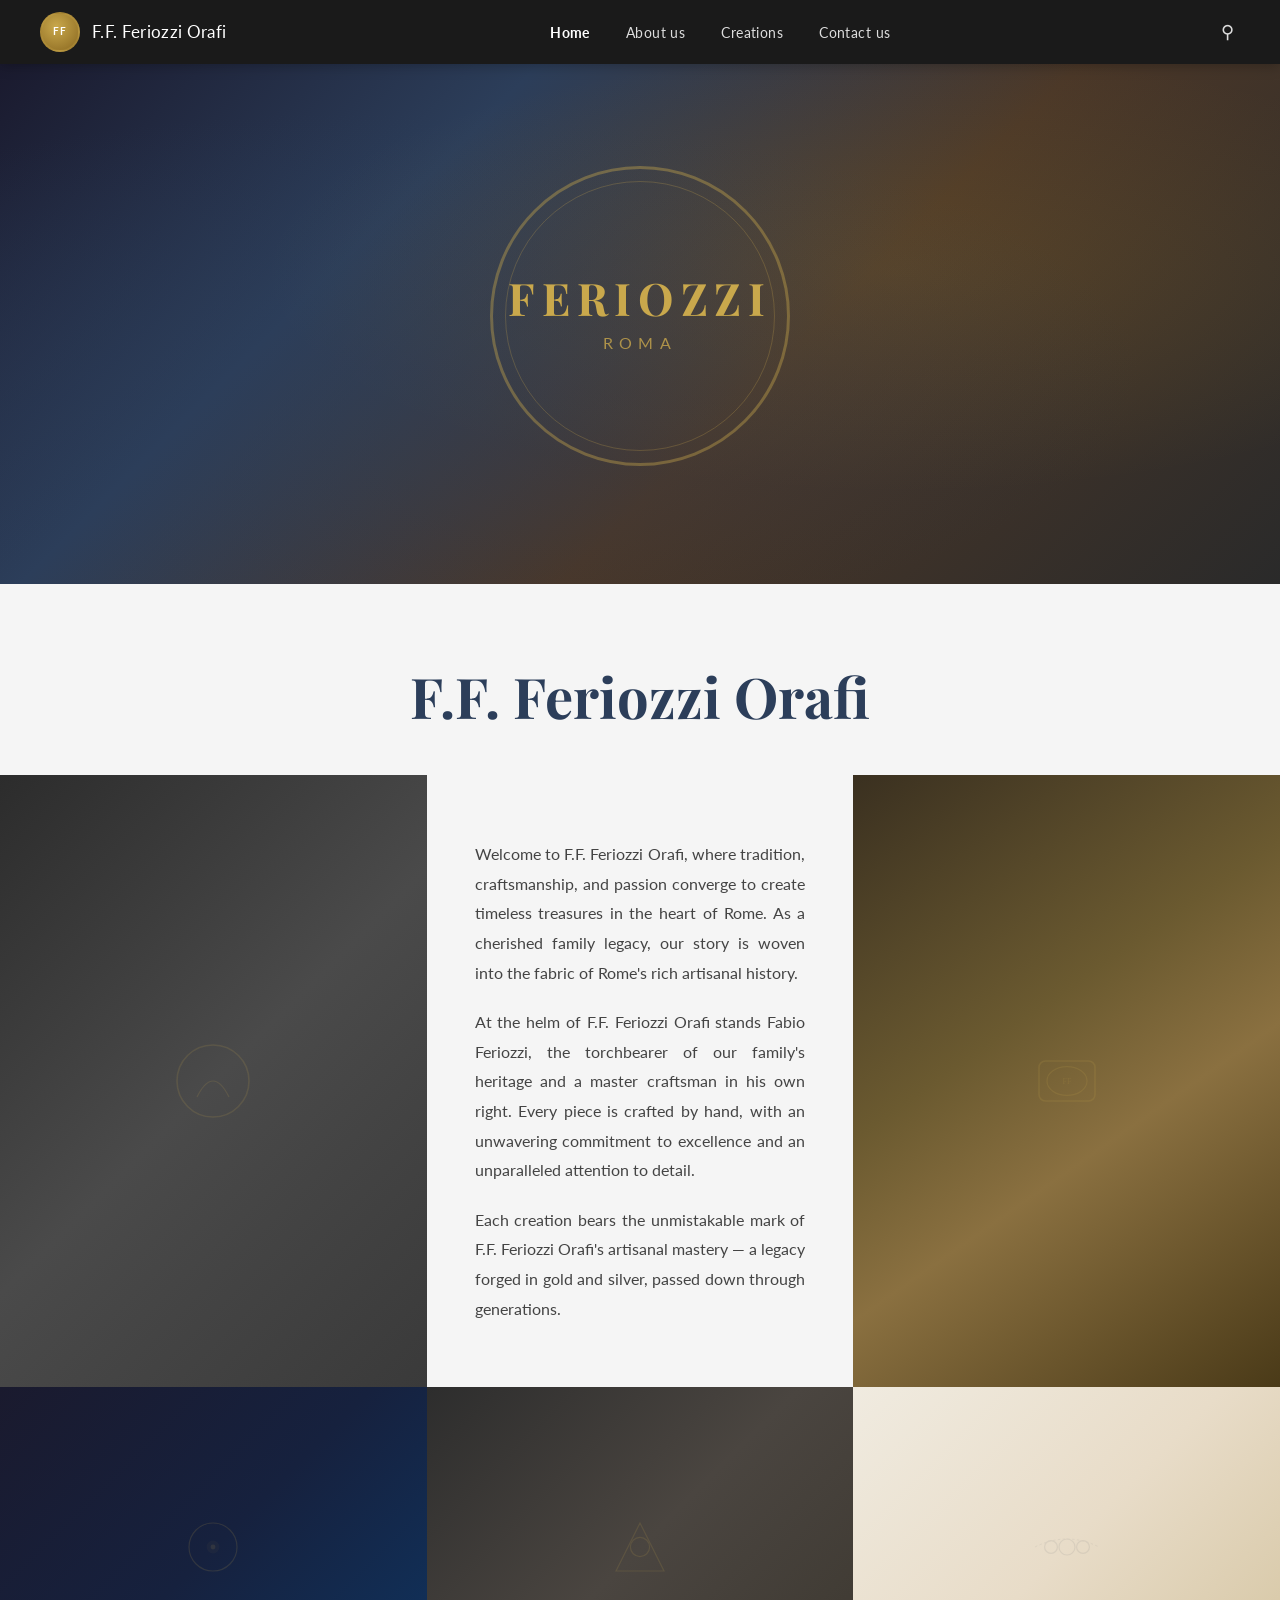
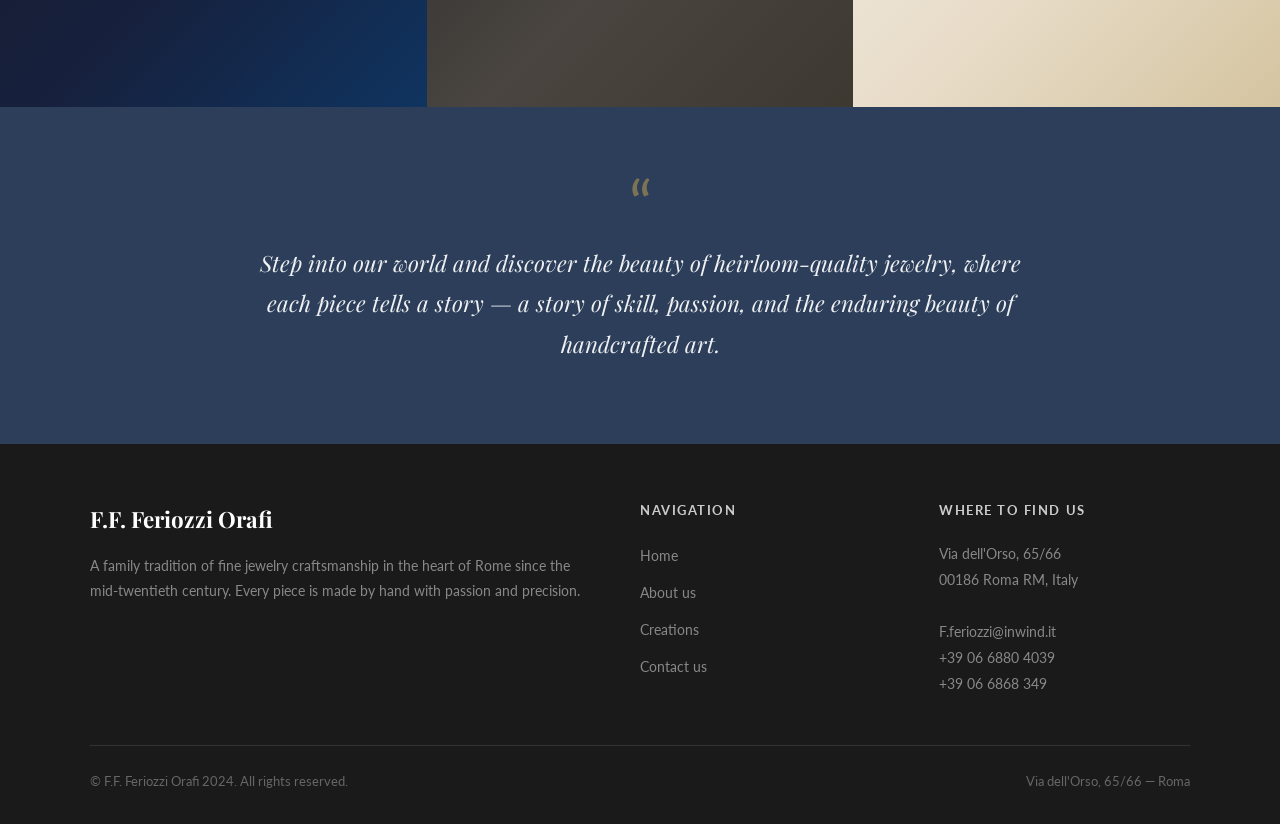
<file: index.html>
<!DOCTYPE html>
<html lang="en">
<head>
  <meta charset="UTF-8" />
  <meta name="viewport" content="width=device-width, initial-scale=1.0" />
  <title>F.F. Feriozzi Orafi</title>
  <link rel="stylesheet" href="style.css" />
</head>
<body>

  <!-- NAVBAR -->
  <nav class="navbar">
    <a class="navbar-brand" href="index.html">
      <div class="navbar-logo">FF</div>
      <span class="navbar-brand-name">F.F. Feriozzi Orafi</span>
    </a>
    <ul class="navbar-nav">
      <li><a href="index.html" class="active">Home</a></li>
      <li><a href="about.html">About us</a></li>
      <li><a href="creations.html">Creations</a></li>
      <li><a href="contact.html">Contact us</a></li>
    </ul>
    <button class="navbar-search" aria-label="Search">&#9906;</button>
    <button class="hamburger" aria-label="Menu">
      <span></span><span></span><span></span>
    </button>
  </nav>

  <!-- HERO -->
  <div class="hero">
    <div class="hero-bg">
      <div class="hero-emblem">
        <div class="hero-emblem-ring">
          <div class="hero-emblem-inner">
            <div class="hero-emblem-title">FERIOZZI</div>
            <div class="hero-emblem-subtitle">Roma</div>
          </div>
        </div>
      </div>
    </div>
  </div>

  <!-- PAGE TITLE -->
  <div class="home-title-section">
    <h2>F.F. Feriozzi Orafi</h2>
  </div>

  <!-- INTRO: IMAGE | TEXT | IMAGE -->
  <div class="intro-grid">
    <div class="intro-image">
      <div class="img-placeholder img-ph-craftsman" style="min-height:420px;display:flex;align-items:center;justify-content:center;">
        <svg class="svg-decoration" viewBox="0 0 100 100" fill="none" xmlns="http://www.w3.org/2000/svg">
          <circle cx="50" cy="50" r="45" stroke="#c9a84c" stroke-width="2"/>
          <path d="M30 70 Q50 30 70 70" stroke="#c9a84c" stroke-width="1.5" fill="none"/>
        </svg>
      </div>
    </div>
    <div class="intro-text">
      <p>Welcome to F.F. Feriozzi Orafi, where tradition, craftsmanship, and passion converge to create timeless treasures in the heart of Rome. As a cherished family legacy, our story is woven into the fabric of Rome's rich artisanal history.</p>
      <p>At the helm of F.F. Feriozzi Orafi stands Fabio Feriozzi, the torchbearer of our family's heritage and a master craftsman in his own right. Every piece is crafted by hand, with an unwavering commitment to excellence and an unparalleled attention to detail.</p>
      <p>Each creation bears the unmistakable mark of F.F. Feriozzi Orafi's artisanal mastery — a legacy forged in gold and silver, passed down through generations.</p>
    </div>
    <div class="intro-image">
      <div class="img-placeholder img-ph-sign" style="min-height:420px;display:flex;align-items:center;justify-content:center;">
        <svg class="svg-decoration" viewBox="0 0 100 100" fill="none" xmlns="http://www.w3.org/2000/svg">
          <rect x="15" y="25" width="70" height="50" rx="8" stroke="#c9a84c" stroke-width="2"/>
          <ellipse cx="50" cy="50" rx="25" ry="18" stroke="#c9a84c" stroke-width="1.5"/>
          <text x="50" y="54" text-anchor="middle" fill="#c9a84c" font-size="10" font-family="serif">FF</text>
        </svg>
      </div>
    </div>
  </div>

  <!-- GALLERY STRIP -->
  <div class="gallery-strip">
    <div class="gallery-strip-item">
      <div class="img-placeholder img-ph-jewelry" style="display:flex;align-items:center;justify-content:center;">
        <svg class="svg-decoration" viewBox="0 0 100 100" fill="none" xmlns="http://www.w3.org/2000/svg">
          <circle cx="50" cy="50" r="30" stroke="#c9a84c" stroke-width="1.5"/>
          <circle cx="50" cy="50" r="8" fill="#c9a84c44"/>
          <circle cx="50" cy="50" r="3" fill="#c9a84c"/>
        </svg>
      </div>
    </div>
    <div class="gallery-strip-item">
      <div class="img-placeholder img-ph-workshop" style="display:flex;align-items:center;justify-content:center;">
        <svg class="svg-decoration" viewBox="0 0 100 100" fill="none" xmlns="http://www.w3.org/2000/svg">
          <path d="M20 80 L50 20 L80 80 Z" stroke="#c9a84c" stroke-width="1.5" fill="none"/>
          <circle cx="50" cy="50" r="12" stroke="#c9a84c" stroke-width="1.5" fill="none"/>
        </svg>
      </div>
    </div>
    <div class="gallery-strip-item">
      <div class="img-placeholder img-ph-pearls" style="display:flex;align-items:center;justify-content:center;">
        <svg class="svg-decoration" viewBox="0 0 100 100" fill="none" xmlns="http://www.w3.org/2000/svg">
          <circle cx="30" cy="50" r="8" stroke="#888" stroke-width="1.5" fill="none"/>
          <circle cx="50" cy="50" r="10" stroke="#888" stroke-width="1.5" fill="none"/>
          <circle cx="70" cy="50" r="8" stroke="#888" stroke-width="1.5" fill="none"/>
          <path d="M10 50 Q50 30 90 50" stroke="#888" stroke-width="1" stroke-dasharray="3 3" fill="none"/>
        </svg>
      </div>
    </div>
  </div>

  <!-- QUOTE -->
  <div class="quote-section">
    <span class="quote-mark">&ldquo;</span>
    <p>Step into our world and discover the beauty of heirloom-quality jewelry, where each piece tells a story — a story of skill, passion, and the enduring beauty of handcrafted art.</p>
  </div>

  <!-- FOOTER -->
  <footer class="footer">
    <div class="footer-inner">
      <div class="footer-brand">
        <h3>F.F. Feriozzi Orafi</h3>
        <p>A family tradition of fine jewelry craftsmanship in the heart of Rome since the mid-twentieth century. Every piece is made by hand with passion and precision.</p>
      </div>
      <div class="footer-col">
        <h4>Navigation</h4>
        <ul>
          <li><a href="index.html">Home</a></li>
          <li><a href="about.html">About us</a></li>
          <li><a href="creations.html">Creations</a></li>
          <li><a href="contact.html">Contact us</a></li>
        </ul>
      </div>
      <div class="footer-col">
        <h4>Where to find us</h4>
        <div class="footer-contact-info">
          <p>Via dell'Orso, 65/66<br>00186 Roma RM, Italy</p>
          <br>
          <p>F.feriozzi@inwind.it</p>
          <p>+39 06 6880 4039</p>
          <p>+39 06 6868 349</p>
        </div>
      </div>
    </div>
    <div class="footer-bottom">
      <span>© F.F. Feriozzi Orafi 2024. All rights reserved.</span>
      <span>Via dell'Orso, 65/66 — Roma</span>
    </div>
  </footer>

</body>
</html>
</file>
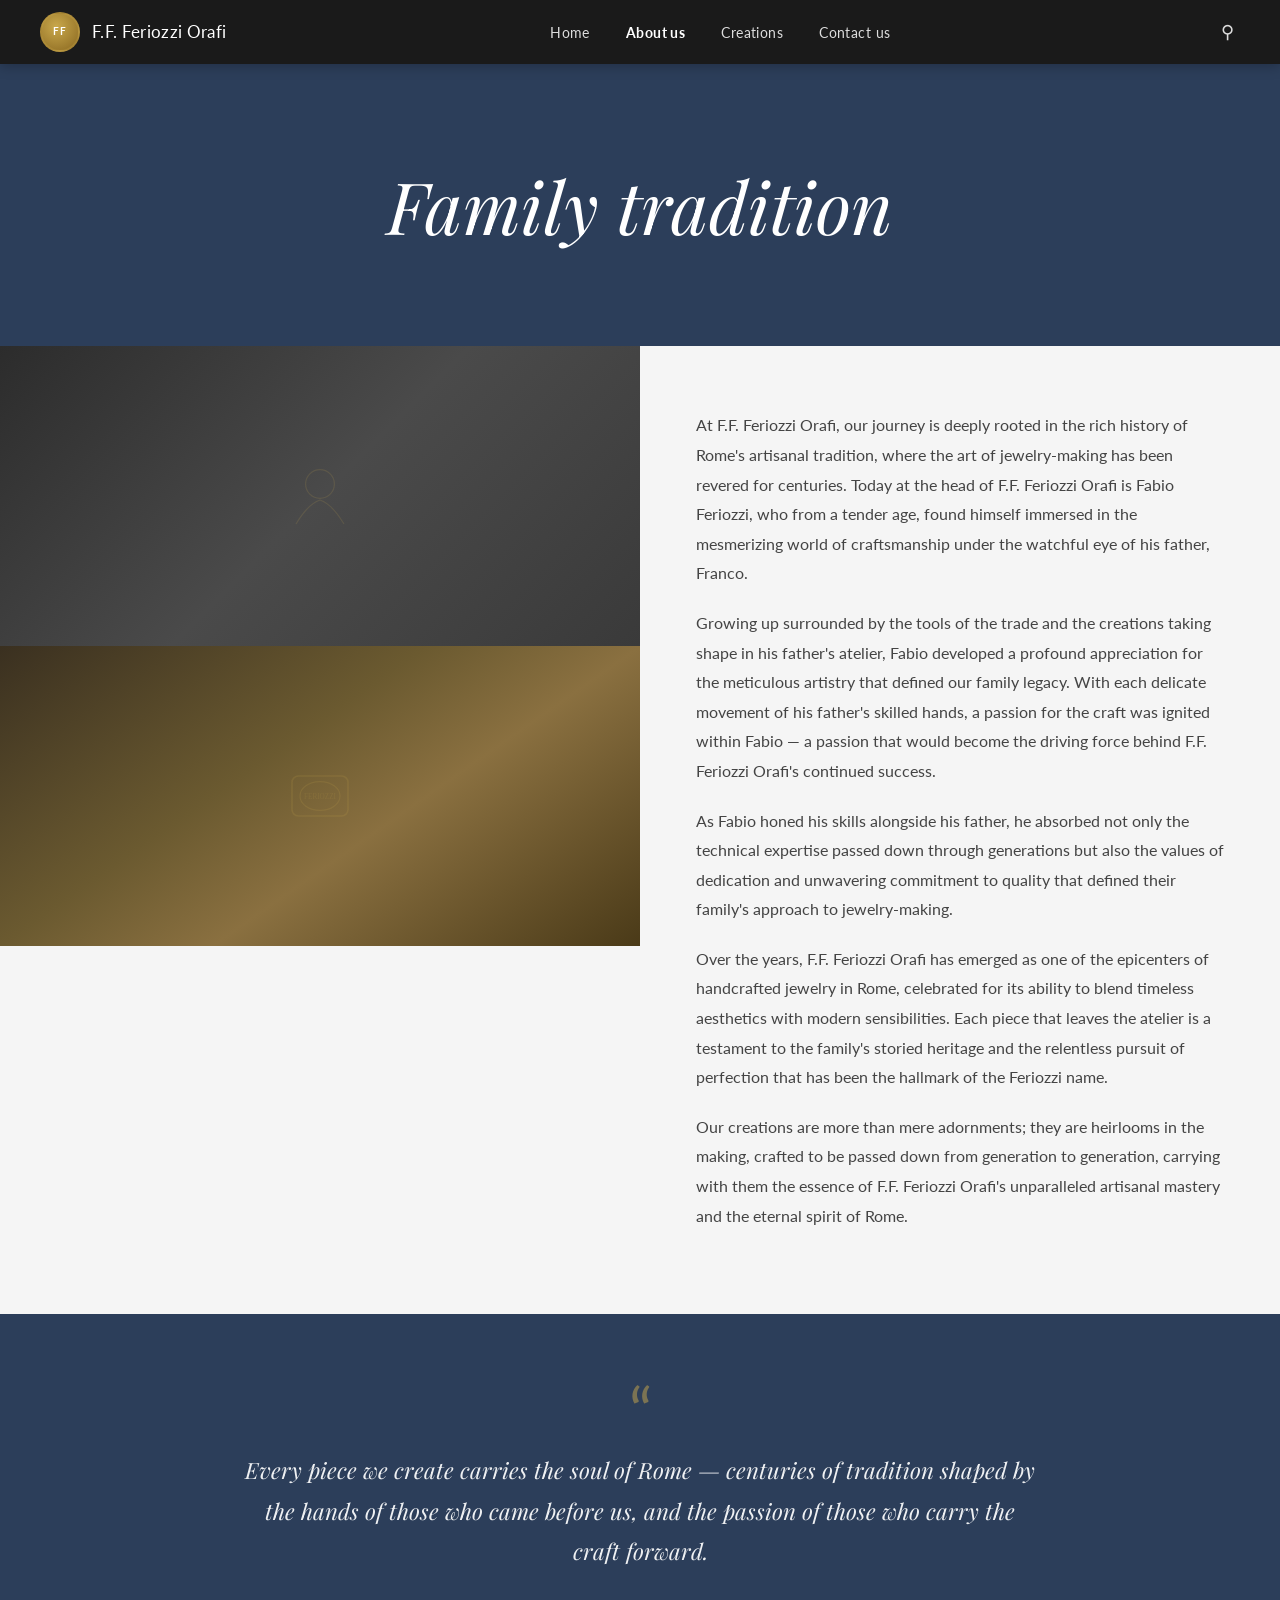
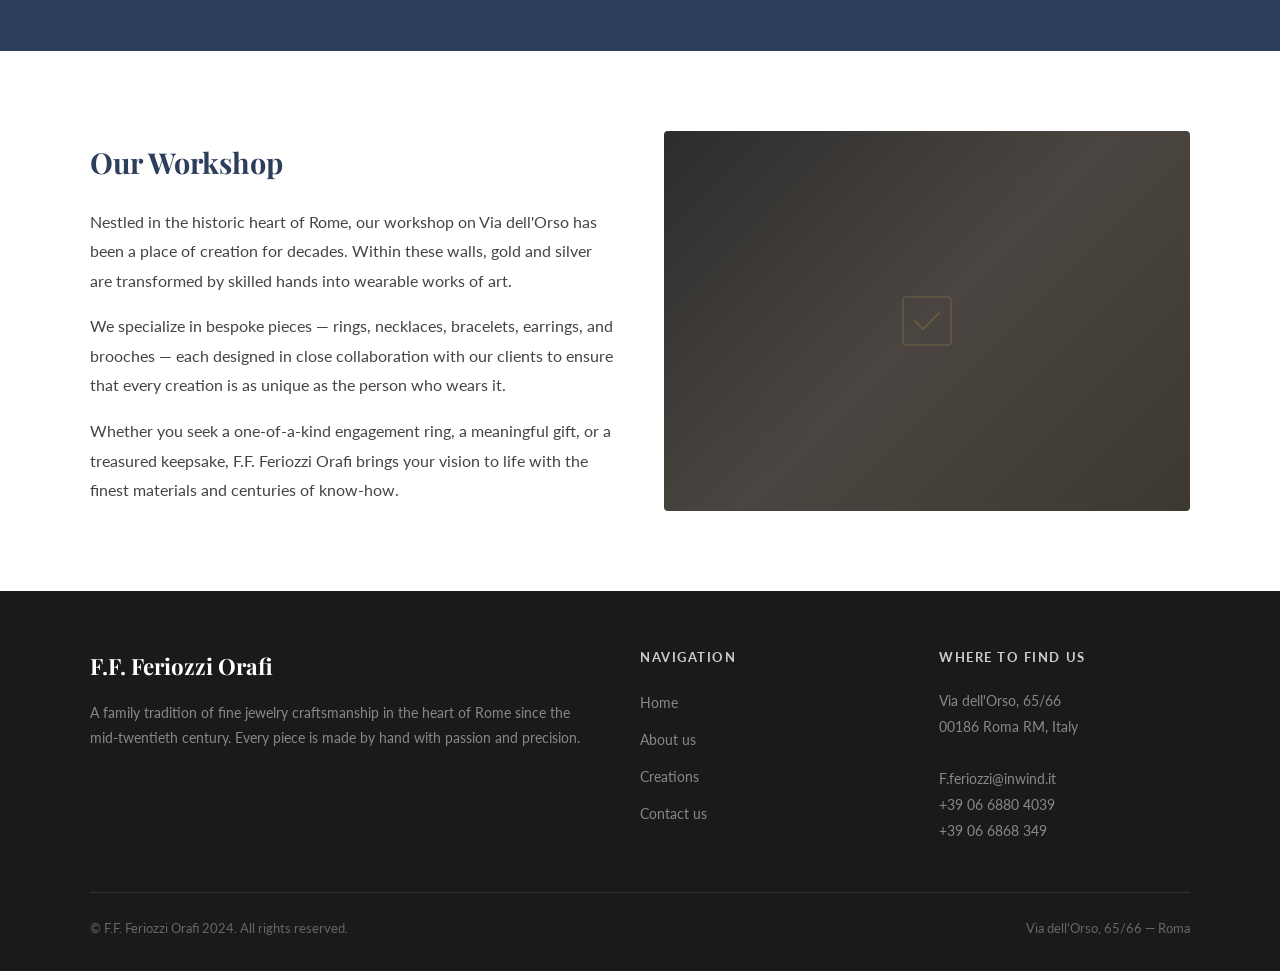
<file: about.html>
<!DOCTYPE html>
<html lang="en">
<head>
  <meta charset="UTF-8" />
  <meta name="viewport" content="width=device-width, initial-scale=1.0" />
  <title>About us — F.F. Feriozzi Orafi</title>
  <link rel="stylesheet" href="style.css" />
</head>
<body>

  <!-- NAVBAR -->
  <nav class="navbar">
    <a class="navbar-brand" href="index.html">
      <div class="navbar-logo">FF</div>
      <span class="navbar-brand-name">F.F. Feriozzi Orafi</span>
    </a>
    <ul class="navbar-nav">
      <li><a href="index.html">Home</a></li>
      <li><a href="about.html" class="active">About us</a></li>
      <li><a href="creations.html">Creations</a></li>
      <li><a href="contact.html">Contact us</a></li>
    </ul>
    <button class="navbar-search" aria-label="Search">&#9906;</button>
    <button class="hamburger" aria-label="Menu">
      <span></span><span></span><span></span>
    </button>
  </nav>

  <!-- PAGE BANNER -->
  <div class="page-banner">
    <h1>Family tradition</h1>
  </div>

  <!-- ABOUT CONTENT -->
  <div class="about-content">
    <div class="about-images">
      <div class="img-placeholder img-ph-craftsman" style="height:300px;display:flex;align-items:center;justify-content:center;">
        <svg class="svg-decoration" viewBox="0 0 100 100" fill="none" xmlns="http://www.w3.org/2000/svg">
          <circle cx="50" cy="35" r="18" stroke="#c9a84c" stroke-width="1.5" fill="none"/>
          <path d="M20 85 Q35 60 50 55 Q65 60 80 85" stroke="#c9a84c" stroke-width="1.5" fill="none"/>
        </svg>
      </div>
      <div class="img-placeholder img-ph-sign" style="height:300px;display:flex;align-items:center;justify-content:center;">
        <svg class="svg-decoration" viewBox="0 0 100 100" fill="none" xmlns="http://www.w3.org/2000/svg">
          <rect x="15" y="25" width="70" height="50" rx="8" stroke="#c9a84c" stroke-width="2"/>
          <ellipse cx="50" cy="50" rx="25" ry="18" stroke="#c9a84c" stroke-width="1.5"/>
          <text x="50" y="54" text-anchor="middle" fill="#c9a84c" font-size="9" font-family="serif">FERIOZZI</text>
        </svg>
      </div>
    </div>
    <div class="about-text">
      <p>At F.F. Feriozzi Orafi, our journey is deeply rooted in the rich history of Rome's artisanal tradition, where the art of jewelry-making has been revered for centuries. Today at the head of F.F. Feriozzi Orafi is Fabio Feriozzi, who from a tender age, found himself immersed in the mesmerizing world of craftsmanship under the watchful eye of his father, Franco.</p>
      <p>Growing up surrounded by the tools of the trade and the creations taking shape in his father's atelier, Fabio developed a profound appreciation for the meticulous artistry that defined our family legacy. With each delicate movement of his father's skilled hands, a passion for the craft was ignited within Fabio — a passion that would become the driving force behind F.F. Feriozzi Orafi's continued success.</p>
      <p>As Fabio honed his skills alongside his father, he absorbed not only the technical expertise passed down through generations but also the values of dedication and unwavering commitment to quality that defined their family's approach to jewelry-making.</p>
      <p>Over the years, F.F. Feriozzi Orafi has emerged as one of the epicenters of handcrafted jewelry in Rome, celebrated for its ability to blend timeless aesthetics with modern sensibilities. Each piece that leaves the atelier is a testament to the family's storied heritage and the relentless pursuit of perfection that has been the hallmark of the Feriozzi name.</p>
      <p>Our creations are more than mere adornments; they are heirlooms in the making, crafted to be passed down from generation to generation, carrying with them the essence of F.F. Feriozzi Orafi's unparalleled artisanal mastery and the eternal spirit of Rome.</p>
    </div>
  </div>

  <!-- QUOTE -->
  <div class="quote-section">
    <span class="quote-mark">&ldquo;</span>
    <p>Every piece we create carries the soul of Rome — centuries of tradition shaped by the hands of those who came before us, and the passion of those who carry the craft forward.</p>
  </div>

  <!-- EXTRA SECTION -->
  <section class="section">
    <div class="container">
      <div style="display:grid;grid-template-columns:1fr 1fr;gap:3rem;align-items:center;">
        <div>
          <h2 style="font-family:'Playfair Display',serif;font-size:1.8rem;color:var(--primary);margin-bottom:1.25rem;">Our Workshop</h2>
          <p style="line-height:1.85;color:var(--text);margin-bottom:1rem;">Nestled in the historic heart of Rome, our workshop on Via dell'Orso has been a place of creation for decades. Within these walls, gold and silver are transformed by skilled hands into wearable works of art.</p>
          <p style="line-height:1.85;color:var(--text);margin-bottom:1rem;">We specialize in bespoke pieces — rings, necklaces, bracelets, earrings, and brooches — each designed in close collaboration with our clients to ensure that every creation is as unique as the person who wears it.</p>
          <p style="line-height:1.85;color:var(--text);">Whether you seek a one-of-a-kind engagement ring, a meaningful gift, or a treasured keepsake, F.F. Feriozzi Orafi brings your vision to life with the finest materials and centuries of know-how.</p>
        </div>
        <div class="img-placeholder img-ph-workshop" style="height:380px;border-radius:4px;display:flex;align-items:center;justify-content:center;">
          <svg class="svg-decoration" viewBox="0 0 100 100" fill="none" xmlns="http://www.w3.org/2000/svg" style="opacity:0.2;">
            <rect x="20" y="20" width="60" height="60" rx="4" stroke="#c9a84c" stroke-width="2"/>
            <path d="M35 50 L45 60 L65 40" stroke="#c9a84c" stroke-width="2.5" stroke-linecap="round" stroke-linejoin="round"/>
          </svg>
        </div>
      </div>
    </div>
  </section>

  <!-- FOOTER -->
  <footer class="footer">
    <div class="footer-inner">
      <div class="footer-brand">
        <h3>F.F. Feriozzi Orafi</h3>
        <p>A family tradition of fine jewelry craftsmanship in the heart of Rome since the mid-twentieth century. Every piece is made by hand with passion and precision.</p>
      </div>
      <div class="footer-col">
        <h4>Navigation</h4>
        <ul>
          <li><a href="index.html">Home</a></li>
          <li><a href="about.html">About us</a></li>
          <li><a href="creations.html">Creations</a></li>
          <li><a href="contact.html">Contact us</a></li>
        </ul>
      </div>
      <div class="footer-col">
        <h4>Where to find us</h4>
        <div class="footer-contact-info">
          <p>Via dell'Orso, 65/66<br>00186 Roma RM, Italy</p>
          <br>
          <p>F.feriozzi@inwind.it</p>
          <p>+39 06 6880 4039</p>
          <p>+39 06 6868 349</p>
        </div>
      </div>
    </div>
    <div class="footer-bottom">
      <span>© F.F. Feriozzi Orafi 2024. All rights reserved.</span>
      <span>Via dell'Orso, 65/66 — Roma</span>
    </div>
  </footer>

</body>
</html>
</file>
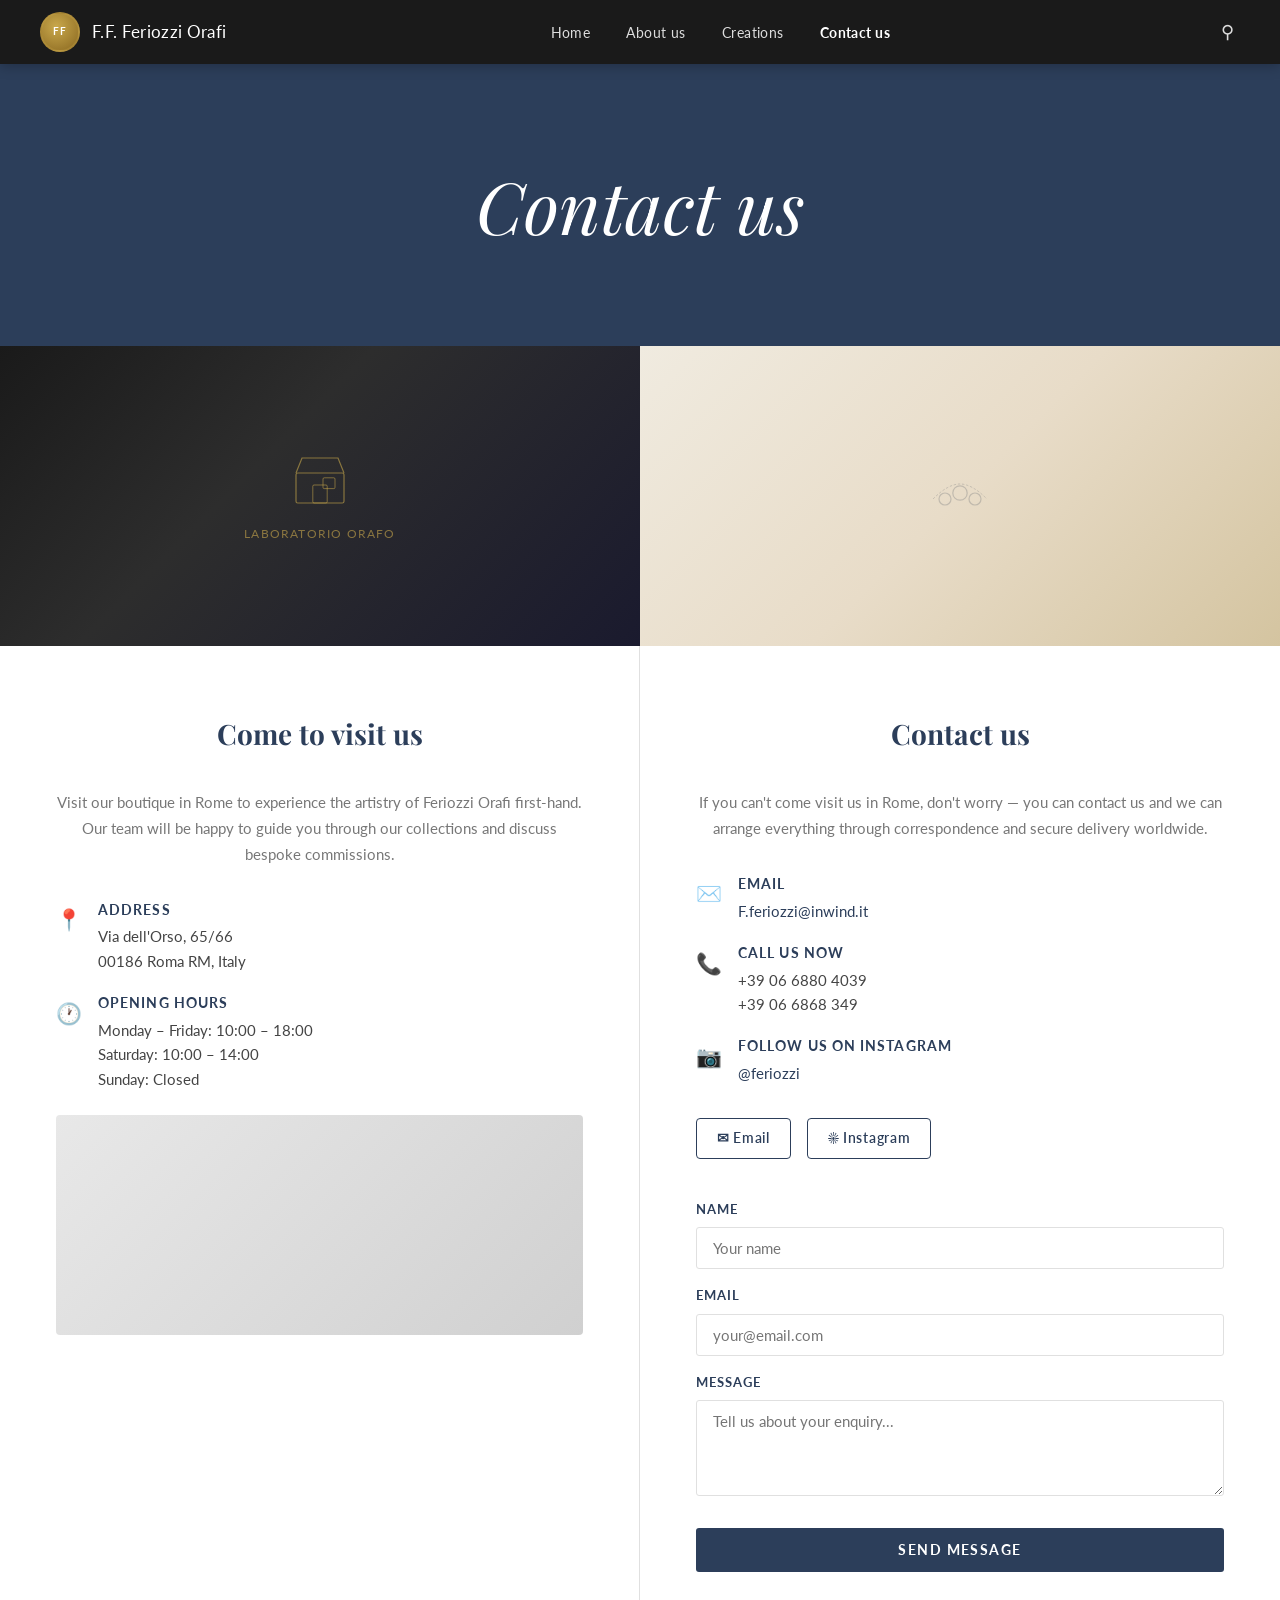
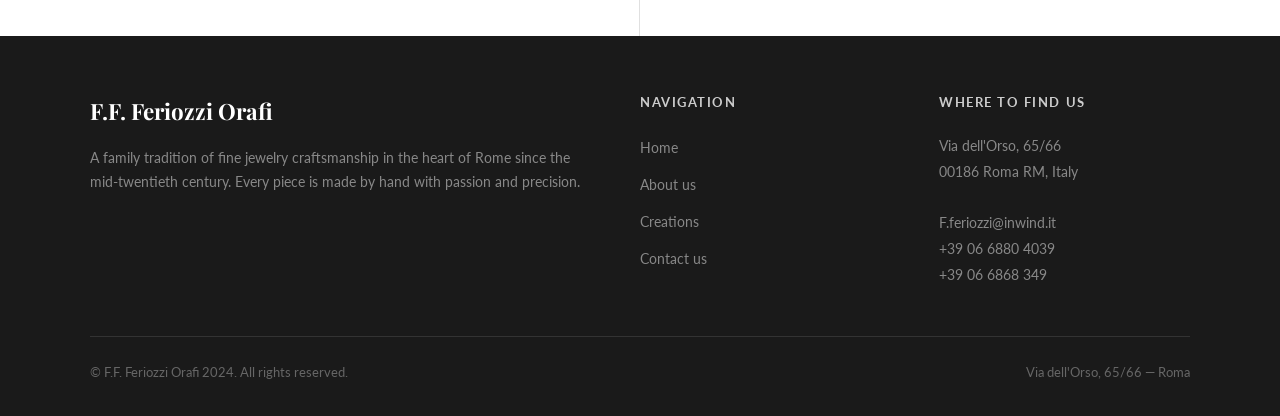
<file: contact.html>
<!DOCTYPE html>
<html lang="en">
<head>
  <meta charset="UTF-8" />
  <meta name="viewport" content="width=device-width, initial-scale=1.0" />
  <title>Contact us — F.F. Feriozzi Orafi</title>
  <link rel="stylesheet" href="style.css" />
</head>
<body>

  <!-- NAVBAR -->
  <nav class="navbar">
    <a class="navbar-brand" href="index.html">
      <div class="navbar-logo">FF</div>
      <span class="navbar-brand-name">F.F. Feriozzi Orafi</span>
    </a>
    <ul class="navbar-nav">
      <li><a href="index.html">Home</a></li>
      <li><a href="about.html">About us</a></li>
      <li><a href="creations.html">Creations</a></li>
      <li><a href="contact.html" class="active">Contact us</a></li>
    </ul>
    <button class="navbar-search" aria-label="Search">&#9906;</button>
    <button class="hamburger" aria-label="Menu">
      <span></span><span></span><span></span>
    </button>
  </nav>

  <!-- PAGE BANNER -->
  <div class="page-banner">
    <h1>Contact us</h1>
  </div>

  <!-- CONTACT GRID: photos -->
  <div style="display:grid;grid-template-columns:1fr 1fr;gap:0;background:#fff;">
    <div>
      <div class="img-placeholder img-ph-store" style="height:300px;display:flex;align-items:center;justify-content:center;">
        <div style="text-align:center;color:rgba(201,168,76,0.6);">
          <svg width="60" height="60" viewBox="0 0 100 100" fill="none" xmlns="http://www.w3.org/2000/svg">
            <rect x="10" y="40" width="80" height="50" rx="3" stroke="currentColor" stroke-width="2" fill="none"/>
            <path d="M10 40 L20 15 L80 15 L90 40" stroke="currentColor" stroke-width="2" fill="none"/>
            <rect x="38" y="60" width="24" height="30" rx="2" stroke="currentColor" stroke-width="1.5" fill="none"/>
            <rect x="55" y="48" width="20" height="18" rx="2" stroke="currentColor" stroke-width="1.5" fill="none"/>
          </svg>
          <p style="font-size:0.75rem;margin-top:0.5rem;letter-spacing:0.1em;text-transform:uppercase;font-family:'Lato',sans-serif;">Laboratorio Orafo</p>
        </div>
      </div>
    </div>
    <div>
      <div class="img-placeholder img-ph-pearls" style="height:300px;display:flex;align-items:center;justify-content:center;">
        <svg width="60" height="60" viewBox="0 0 100 100" fill="none" xmlns="http://www.w3.org/2000/svg" style="opacity:0.4;">
          <circle cx="25" cy="55" r="10" stroke="#888" stroke-width="2" fill="none"/>
          <circle cx="50" cy="45" r="12" stroke="#888" stroke-width="2" fill="none"/>
          <circle cx="75" cy="55" r="10" stroke="#888" stroke-width="2" fill="none"/>
          <path d="M5 55 Q30 30 50 30 Q70 30 95 55" stroke="#888" stroke-width="1.5" stroke-dasharray="4 3" fill="none"/>
        </svg>
      </div>
    </div>
  </div>

  <!-- CONTACT COLUMNS -->
  <div class="contact-grid">
    <div class="contact-col">
      <h2>Come to visit us</h2>
      <p style="text-align:center;color:var(--text-light);margin-bottom:2rem;font-size:0.95rem;">Visit our boutique in Rome to experience the artistry of Feriozzi Orafi first-hand. Our team will be happy to guide you through our collections and discuss bespoke commissions.</p>

      <div class="contact-info-item">
        <div class="contact-info-icon">📍</div>
        <div class="contact-info-text">
          <strong>Address</strong>
          Via dell'Orso, 65/66<br>
          00186 Roma RM, Italy
        </div>
      </div>

      <div class="contact-info-item">
        <div class="contact-info-icon">🕐</div>
        <div class="contact-info-text">
          <strong>Opening hours</strong>
          Monday – Friday: 10:00 – 18:00<br>
          Saturday: 10:00 – 14:00<br>
          Sunday: Closed
        </div>
      </div>

      <div class="map-embed">
        <iframe
          src="https://www.google.com/maps/embed?pb=!1m18!1m12!1m3!1d2969.876!2d12.4724!3d41.8986!2m3!1f0!2f0!3f0!3m2!1i1024!2i768!4f13.1!3m3!1m2!1s0x132f60508b29be43%3A0x1600e00b1569fd62!2sVia%20dell&#39;Orso%2C%2065%2C%2000186%20Roma%20RM!5e0!3m2!1sen!2sit!4v1"
          allowfullscreen=""
          loading="lazy"
          referrerpolicy="no-referrer-when-downgrade"
          title="Feriozzi Orafi location"
        ></iframe>
      </div>
    </div>

    <div class="contact-col">
      <h2>Contact us</h2>
      <p style="text-align:center;color:var(--text-light);margin-bottom:2rem;font-size:0.95rem;">If you can't come visit us in Rome, don't worry — you can contact us and we can arrange everything through correspondence and secure delivery worldwide.</p>

      <div class="contact-info-item">
        <div class="contact-info-icon">✉️</div>
        <div class="contact-info-text">
          <strong>Email</strong>
          <a href="mailto:F.feriozzi@inwind.it" style="color:var(--primary);">F.feriozzi@inwind.it</a>
        </div>
      </div>

      <div class="contact-info-item">
        <div class="contact-info-icon">📞</div>
        <div class="contact-info-text">
          <strong>Call us now</strong>
          +39 06 6880 4039<br>
          +39 06 6868 349
        </div>
      </div>

      <div class="contact-info-item">
        <div class="contact-info-icon">📷</div>
        <div class="contact-info-text">
          <strong>Follow us on Instagram</strong>
          <a href="https://www.instagram.com/feriozzi/" target="_blank" rel="noopener" style="color:var(--primary);">@feriozzi</a>
        </div>
      </div>

      <div class="social-links" style="margin-top:2rem;">
        <a class="social-link" href="mailto:F.feriozzi@inwind.it">
          ✉ Email
        </a>
        <a class="social-link" href="https://www.instagram.com/feriozzi/" target="_blank" rel="noopener">
          &#9728; Instagram
        </a>
      </div>

      <!-- CONTACT FORM -->
      <form style="margin-top:2.5rem;" onsubmit="handleSubmit(event)">
        <div style="margin-bottom:1rem;">
          <label for="name" style="display:block;font-size:0.8rem;text-transform:uppercase;letter-spacing:0.08em;color:var(--primary);font-weight:700;margin-bottom:0.4rem;">Name</label>
          <input type="text" id="name" name="name" placeholder="Your name" required
            style="width:100%;padding:0.7rem 1rem;border:1px solid var(--border);border-radius:3px;font-size:0.95rem;font-family:inherit;outline:none;transition:border 0.2s;"
            onfocus="this.style.border='1px solid var(--primary)'" onblur="this.style.border='1px solid var(--border)'">
        </div>
        <div style="margin-bottom:1rem;">
          <label for="email" style="display:block;font-size:0.8rem;text-transform:uppercase;letter-spacing:0.08em;color:var(--primary);font-weight:700;margin-bottom:0.4rem;">Email</label>
          <input type="email" id="email" name="email" placeholder="your@email.com" required
            style="width:100%;padding:0.7rem 1rem;border:1px solid var(--border);border-radius:3px;font-size:0.95rem;font-family:inherit;outline:none;transition:border 0.2s;"
            onfocus="this.style.border='1px solid var(--primary)'" onblur="this.style.border='1px solid var(--border)'">
        </div>
        <div style="margin-bottom:1.5rem;">
          <label for="message" style="display:block;font-size:0.8rem;text-transform:uppercase;letter-spacing:0.08em;color:var(--primary);font-weight:700;margin-bottom:0.4rem;">Message</label>
          <textarea id="message" name="message" rows="4" placeholder="Tell us about your enquiry..." required
            style="width:100%;padding:0.7rem 1rem;border:1px solid var(--border);border-radius:3px;font-size:0.95rem;font-family:inherit;outline:none;resize:vertical;transition:border 0.2s;"
            onfocus="this.style.border='1px solid var(--primary)'" onblur="this.style.border='1px solid var(--border)'"></textarea>
        </div>
        <button type="submit"
          style="width:100%;padding:0.85rem;background:var(--primary);color:#fff;border:none;border-radius:3px;font-size:0.9rem;letter-spacing:0.1em;text-transform:uppercase;cursor:pointer;font-family:inherit;font-weight:700;transition:background 0.2s;"
          onmouseover="this.style.background='#1e2d42'" onmouseout="this.style.background='var(--primary)'">
          Send Message
        </button>
        <p id="form-msg" style="display:none;margin-top:1rem;text-align:center;color:green;font-size:0.9rem;">Thank you! We will be in touch shortly.</p>
      </form>
    </div>
  </div>

  <script>
    function handleSubmit(e) {
      e.preventDefault();
      document.getElementById('form-msg').style.display = 'block';
      e.target.reset();
    }
  </script>

  <!-- FOOTER -->
  <footer class="footer">
    <div class="footer-inner">
      <div class="footer-brand">
        <h3>F.F. Feriozzi Orafi</h3>
        <p>A family tradition of fine jewelry craftsmanship in the heart of Rome since the mid-twentieth century. Every piece is made by hand with passion and precision.</p>
      </div>
      <div class="footer-col">
        <h4>Navigation</h4>
        <ul>
          <li><a href="index.html">Home</a></li>
          <li><a href="about.html">About us</a></li>
          <li><a href="creations.html">Creations</a></li>
          <li><a href="contact.html">Contact us</a></li>
        </ul>
      </div>
      <div class="footer-col">
        <h4>Where to find us</h4>
        <div class="footer-contact-info">
          <p>Via dell'Orso, 65/66<br>00186 Roma RM, Italy</p>
          <br>
          <p>F.feriozzi@inwind.it</p>
          <p>+39 06 6880 4039</p>
          <p>+39 06 6868 349</p>
        </div>
      </div>
    </div>
    <div class="footer-bottom">
      <span>© F.F. Feriozzi Orafi 2024. All rights reserved.</span>
      <span>Via dell'Orso, 65/66 — Roma</span>
    </div>
  </footer>

</body>
</html>
</file>
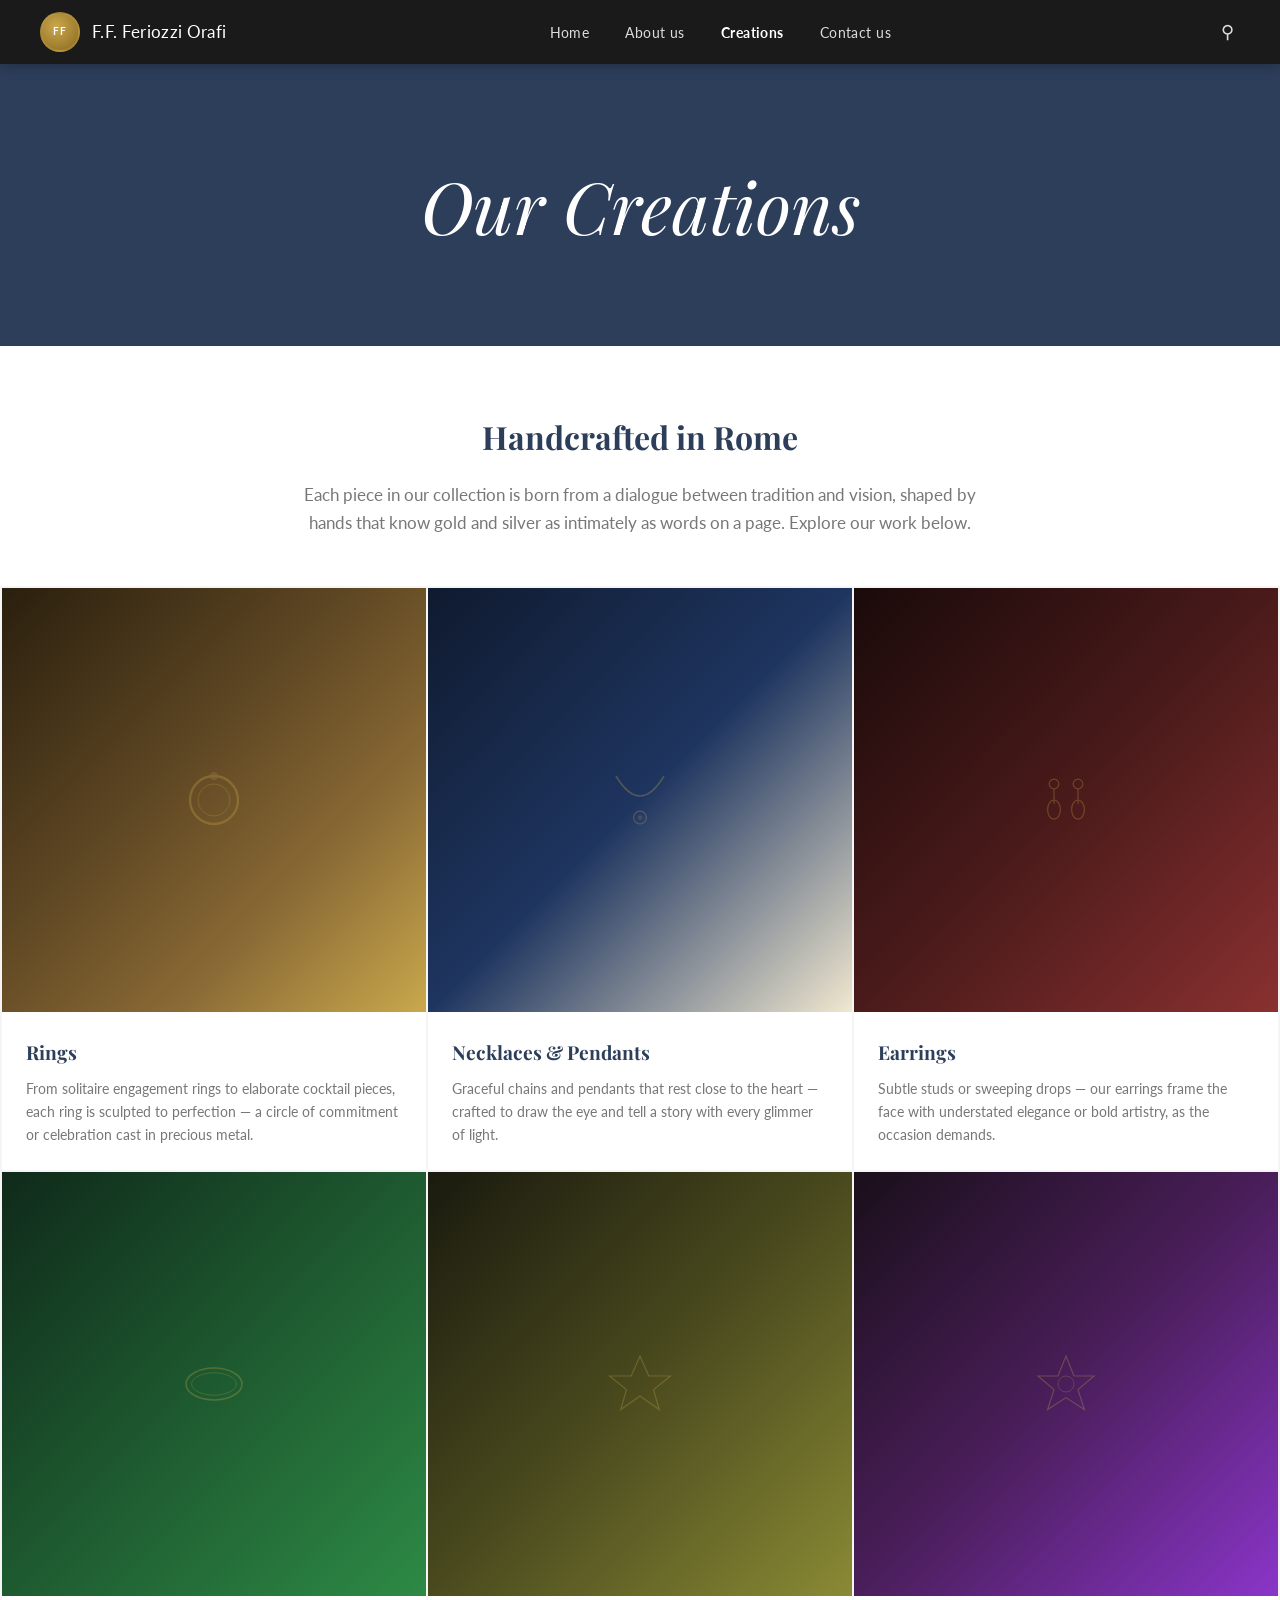
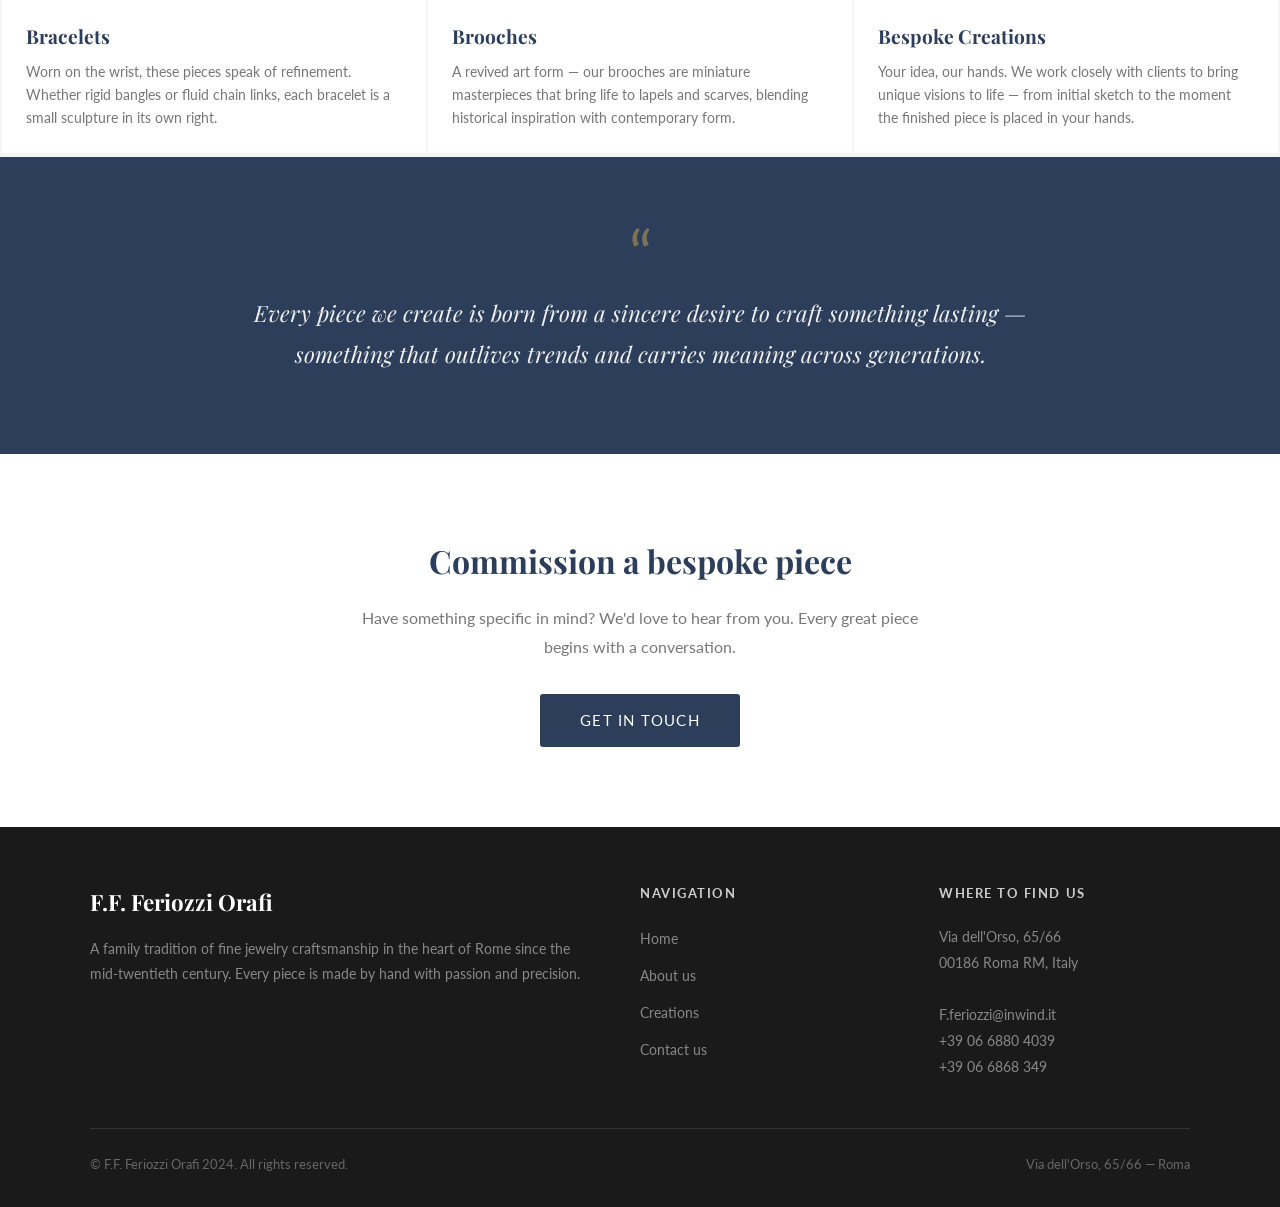
<file: creations.html>
<!DOCTYPE html>
<html lang="en">
<head>
  <meta charset="UTF-8" />
  <meta name="viewport" content="width=device-width, initial-scale=1.0" />
  <title>Creations — F.F. Feriozzi Orafi</title>
  <link rel="stylesheet" href="style.css" />
</head>
<body>

  <!-- NAVBAR -->
  <nav class="navbar">
    <a class="navbar-brand" href="index.html">
      <div class="navbar-logo">FF</div>
      <span class="navbar-brand-name">F.F. Feriozzi Orafi</span>
    </a>
    <ul class="navbar-nav">
      <li><a href="index.html">Home</a></li>
      <li><a href="about.html">About us</a></li>
      <li><a href="creations.html" class="active">Creations</a></li>
      <li><a href="contact.html">Contact us</a></li>
    </ul>
    <button class="navbar-search" aria-label="Search">&#9906;</button>
    <button class="hamburger" aria-label="Menu">
      <span></span><span></span><span></span>
    </button>
  </nav>

  <!-- PAGE BANNER -->
  <div class="page-banner">
    <h1>Our Creations</h1>
  </div>

  <!-- INTRO -->
  <div class="creations-intro">
    <h2>Handcrafted in Rome</h2>
    <p>Each piece in our collection is born from a dialogue between tradition and vision, shaped by hands that know gold and silver as intimately as words on a page. Explore our work below.</p>
  </div>

  <!-- CREATIONS GRID -->
  <div class="creations-grid">

    <div class="creation-card">
      <div class="img-placeholder img-ph-rings" style="aspect-ratio:1;display:flex;align-items:center;justify-content:center;">
        <svg class="svg-decoration" viewBox="0 0 100 100" fill="none" xmlns="http://www.w3.org/2000/svg" style="opacity:0.3;">
          <circle cx="50" cy="50" r="30" stroke="#c9a84c" stroke-width="3"/>
          <circle cx="50" cy="50" r="20" stroke="#c9a84c" stroke-width="1"/>
          <circle cx="50" cy="20" r="5" fill="#c9a84c" opacity="0.6"/>
        </svg>
      </div>
      <div class="creation-card-body">
        <h3>Rings</h3>
        <p>From solitaire engagement rings to elaborate cocktail pieces, each ring is sculpted to perfection — a circle of commitment or celebration cast in precious metal.</p>
      </div>
    </div>

    <div class="creation-card">
      <div class="img-placeholder img-ph-necklace" style="aspect-ratio:1;display:flex;align-items:center;justify-content:center;">
        <svg class="svg-decoration" viewBox="0 0 100 100" fill="none" xmlns="http://www.w3.org/2000/svg" style="opacity:0.3;">
          <path d="M20 20 Q50 70 80 20" stroke="#c9a84c" stroke-width="2" fill="none"/>
          <circle cx="50" cy="72" r="8" stroke="#c9a84c" stroke-width="1.5" fill="none"/>
          <circle cx="50" cy="72" r="3" fill="#c9a84c" opacity="0.6"/>
        </svg>
      </div>
      <div class="creation-card-body">
        <h3>Necklaces &amp; Pendants</h3>
        <p>Graceful chains and pendants that rest close to the heart — crafted to draw the eye and tell a story with every glimmer of light.</p>
      </div>
    </div>

    <div class="creation-card">
      <div class="img-placeholder img-ph-earrings" style="aspect-ratio:1;display:flex;align-items:center;justify-content:center;">
        <svg class="svg-decoration" viewBox="0 0 100 100" fill="none" xmlns="http://www.w3.org/2000/svg" style="opacity:0.3;">
          <circle cx="35" cy="30" r="6" stroke="#c9a84c" stroke-width="1.5" fill="none"/>
          <line x1="35" y1="36" x2="35" y2="55" stroke="#c9a84c" stroke-width="1.5"/>
          <ellipse cx="35" cy="62" rx="8" ry="12" stroke="#c9a84c" stroke-width="1.5" fill="none"/>
          <circle cx="65" cy="30" r="6" stroke="#c9a84c" stroke-width="1.5" fill="none"/>
          <line x1="65" y1="36" x2="65" y2="55" stroke="#c9a84c" stroke-width="1.5"/>
          <ellipse cx="65" cy="62" rx="8" ry="12" stroke="#c9a84c" stroke-width="1.5" fill="none"/>
        </svg>
      </div>
      <div class="creation-card-body">
        <h3>Earrings</h3>
        <p>Subtle studs or sweeping drops — our earrings frame the face with understated elegance or bold artistry, as the occasion demands.</p>
      </div>
    </div>

    <div class="creation-card">
      <div class="img-placeholder img-ph-bracelet" style="aspect-ratio:1;display:flex;align-items:center;justify-content:center;">
        <svg class="svg-decoration" viewBox="0 0 100 100" fill="none" xmlns="http://www.w3.org/2000/svg" style="opacity:0.3;">
          <ellipse cx="50" cy="50" rx="35" ry="20" stroke="#c9a84c" stroke-width="2" fill="none"/>
          <ellipse cx="50" cy="50" rx="28" ry="14" stroke="#c9a84c" stroke-width="1" fill="none"/>
        </svg>
      </div>
      <div class="creation-card-body">
        <h3>Bracelets</h3>
        <p>Worn on the wrist, these pieces speak of refinement. Whether rigid bangles or fluid chain links, each bracelet is a small sculpture in its own right.</p>
      </div>
    </div>

    <div class="creation-card">
      <div class="img-placeholder img-ph-brooch" style="aspect-ratio:1;display:flex;align-items:center;justify-content:center;">
        <svg class="svg-decoration" viewBox="0 0 100 100" fill="none" xmlns="http://www.w3.org/2000/svg" style="opacity:0.3;">
          <polygon points="50,15 61,40 88,40 67,57 74,82 50,65 26,82 33,57 12,40 39,40" stroke="#c9a84c" stroke-width="1.5" fill="none"/>
        </svg>
      </div>
      <div class="creation-card-body">
        <h3>Brooches</h3>
        <p>A revived art form — our brooches are miniature masterpieces that bring life to lapels and scarves, blending historical inspiration with contemporary form.</p>
      </div>
    </div>

    <div class="creation-card">
      <div class="img-placeholder img-ph-custom" style="aspect-ratio:1;display:flex;align-items:center;justify-content:center;">
        <svg class="svg-decoration" viewBox="0 0 100 100" fill="none" xmlns="http://www.w3.org/2000/svg" style="opacity:0.3;">
          <path d="M50 15 L60 40 L85 40 L65 57 L73 82 L50 67 L27 82 L35 57 L15 40 L40 40 Z" stroke="#c9a84c" stroke-width="1.5" fill="none"/>
          <circle cx="50" cy="50" r="10" stroke="#c9a84c" stroke-width="1" fill="none"/>
        </svg>
      </div>
      <div class="creation-card-body">
        <h3>Bespoke Creations</h3>
        <p>Your idea, our hands. We work closely with clients to bring unique visions to life — from initial sketch to the moment the finished piece is placed in your hands.</p>
      </div>
    </div>

  </div>

  <!-- QUOTE -->
  <div class="quote-section" style="margin-top:2px;">
    <span class="quote-mark">&ldquo;</span>
    <p>Every piece we create is born from a sincere desire to craft something lasting — something that outlives trends and carries meaning across generations.</p>
  </div>

  <!-- CTA SECTION -->
  <section class="section" style="text-align:center;">
    <div class="container">
      <h2 style="font-family:'Playfair Display',serif;font-size:2rem;color:var(--primary);margin-bottom:1rem;">Commission a bespoke piece</h2>
      <p style="max-width:600px;margin:0 auto 2rem;color:var(--text-light);line-height:1.8;">Have something specific in mind? We'd love to hear from you. Every great piece begins with a conversation.</p>
      <a href="contact.html" style="display:inline-block;padding:0.85rem 2.5rem;background:var(--primary);color:#fff;font-size:0.95rem;letter-spacing:0.08em;text-transform:uppercase;border-radius:3px;transition:background 0.2s;" onmouseover="this.style.background='#1e2d42'" onmouseout="this.style.background='var(--primary)'">Get in touch</a>
    </div>
  </section>

  <!-- FOOTER -->
  <footer class="footer">
    <div class="footer-inner">
      <div class="footer-brand">
        <h3>F.F. Feriozzi Orafi</h3>
        <p>A family tradition of fine jewelry craftsmanship in the heart of Rome since the mid-twentieth century. Every piece is made by hand with passion and precision.</p>
      </div>
      <div class="footer-col">
        <h4>Navigation</h4>
        <ul>
          <li><a href="index.html">Home</a></li>
          <li><a href="about.html">About us</a></li>
          <li><a href="creations.html">Creations</a></li>
          <li><a href="contact.html">Contact us</a></li>
        </ul>
      </div>
      <div class="footer-col">
        <h4>Where to find us</h4>
        <div class="footer-contact-info">
          <p>Via dell'Orso, 65/66<br>00186 Roma RM, Italy</p>
          <br>
          <p>F.feriozzi@inwind.it</p>
          <p>+39 06 6880 4039</p>
          <p>+39 06 6868 349</p>
        </div>
      </div>
    </div>
    <div class="footer-bottom">
      <span>© F.F. Feriozzi Orafi 2024. All rights reserved.</span>
      <span>Via dell'Orso, 65/66 — Roma</span>
    </div>
  </footer>

</body>
</html>
</file>
<file: style.css>
@import url('https://fonts.googleapis.com/css2?family=Playfair+Display:ital,wght@0,400;0,700;1,400;1,700&family=Lato:wght@300;400;700&display=swap');

:root {
  --primary: #2c3e5a;
  --primary-dark: #1e2d42;
  --bg: #f5f5f5;
  --white: #ffffff;
  --dark: #1a1a1a;
  --text: #444444;
  --text-light: #777777;
  --border: #e0e0e0;
  --gold: #b8922a;
}

* {
  margin: 0;
  padding: 0;
  box-sizing: border-box;
}

html {
  scroll-behavior: smooth;
}

body {
  font-family: 'Lato', sans-serif;
  background: var(--bg);
  color: var(--text);
  line-height: 1.7;
}

a {
  color: inherit;
  text-decoration: none;
}

img {
  display: block;
  max-width: 100%;
}

/* ─── NAVBAR ─────────────────────────────────────────────── */
.navbar {
  position: sticky;
  top: 0;
  z-index: 1000;
  background: #1a1a1a;
  display: flex;
  align-items: center;
  justify-content: space-between;
  padding: 0 2.5rem;
  height: 64px;
  box-shadow: 0 2px 12px rgba(0,0,0,0.25);
}

.navbar-brand {
  display: flex;
  align-items: center;
  gap: 0.75rem;
}

.navbar-logo {
  width: 40px;
  height: 40px;
  background: radial-gradient(circle at 40% 35%, #c9a84c, #8a6820);
  border-radius: 50%;
  display: flex;
  align-items: center;
  justify-content: center;
  font-size: 0.65rem;
  font-weight: 700;
  color: #fff;
  letter-spacing: 0.05em;
  text-transform: uppercase;
  flex-shrink: 0;
  border: 2px solid #c9a84c44;
}

.navbar-brand-name {
  font-family: 'Lato', sans-serif;
  font-size: 1.05rem;
  font-weight: 400;
  color: #fff;
  letter-spacing: 0.02em;
}

.navbar-nav {
  display: flex;
  align-items: center;
  gap: 0.25rem;
  list-style: none;
}

.navbar-nav li a {
  padding: 0.4rem 1rem;
  font-size: 0.9rem;
  color: #ddd;
  transition: color 0.2s;
  letter-spacing: 0.03em;
}

.navbar-nav li a:hover,
.navbar-nav li a.active {
  color: #fff;
  font-weight: 700;
}

.navbar-search {
  background: none;
  border: none;
  cursor: pointer;
  color: #ddd;
  padding: 0.4rem;
  font-size: 1.1rem;
  transition: color 0.2s;
}

.navbar-search:hover {
  color: #fff;
}

.hamburger {
  display: none;
  background: none;
  border: none;
  cursor: pointer;
  flex-direction: column;
  gap: 5px;
  padding: 4px;
}

.hamburger span {
  display: block;
  width: 24px;
  height: 2px;
  background: #ddd;
  border-radius: 2px;
  transition: 0.3s;
}

/* ─── HERO ────────────────────────────────────────────────── */
.hero {
  position: relative;
  width: 100%;
  height: 520px;
  overflow: hidden;
  background: #1a1a1a;
}

.hero-image {
  width: 100%;
  height: 100%;
  object-fit: cover;
  opacity: 0.9;
}

.hero-bg {
  width: 100%;
  height: 100%;
  background:
    radial-gradient(ellipse at 30% 60%, rgba(44,62,90,0.4) 0%, transparent 60%),
    radial-gradient(ellipse at 70% 40%, rgba(185,146,42,0.15) 0%, transparent 50%),
    linear-gradient(135deg, #1a1a2e 0%, #2c3e5a 30%, #4a3728 60%, #2a2a2a 100%);
  display: flex;
  align-items: center;
  justify-content: center;
}

.hero-emblem {
  text-align: center;
  color: #c9a84c;
}

.hero-emblem-ring {
  width: 300px;
  height: 300px;
  border: 3px solid rgba(201,168,76,0.4);
  border-radius: 50%;
  display: flex;
  align-items: center;
  justify-content: center;
  margin: 0 auto 1rem;
  position: relative;
}

.hero-emblem-ring::before {
  content: '';
  position: absolute;
  inset: 12px;
  border: 1px solid rgba(201,168,76,0.25);
  border-radius: 50%;
}

.hero-emblem-inner {
  text-align: center;
}

.hero-emblem-title {
  font-family: 'Playfair Display', serif;
  font-size: 2.8rem;
  font-weight: 700;
  color: #c9a84c;
  letter-spacing: 0.15em;
  line-height: 1;
}

.hero-emblem-subtitle {
  font-size: 1rem;
  letter-spacing: 0.4em;
  color: rgba(201,168,76,0.8);
  text-transform: uppercase;
  margin-top: 0.5rem;
}

/* ─── PAGE BANNER ─────────────────────────────────────────── */
.page-banner {
  background: var(--primary);
  padding: 5rem 2rem;
  text-align: center;
}

.page-banner h1 {
  font-family: 'Playfair Display', serif;
  font-style: italic;
  font-size: clamp(2.5rem, 6vw, 4.5rem);
  color: #fff;
  font-weight: 400;
}

/* ─── SECTIONS ────────────────────────────────────────────── */
.section {
  padding: 5rem 2rem;
  background: var(--white);
}

.section-gray {
  background: var(--bg);
}

.container {
  max-width: 1100px;
  margin: 0 auto;
}

/* ─── HOME INTRO ──────────────────────────────────────────── */
.home-title-section {
  padding: 4rem 2rem 2rem;
  text-align: center;
  background: var(--bg);
}

.home-title-section h2 {
  font-family: 'Playfair Display', serif;
  font-size: clamp(2rem, 5vw, 3.5rem);
  color: var(--primary);
  font-weight: 700;
}

.intro-grid {
  display: grid;
  grid-template-columns: 1fr 1fr 1fr;
  gap: 0;
  align-items: stretch;
}

.intro-text {
  padding: 4rem 3rem;
  background: var(--bg);
  display: flex;
  flex-direction: column;
  justify-content: center;
}

.intro-text p {
  font-size: 1rem;
  line-height: 1.85;
  color: var(--text);
  text-align: justify;
}

.intro-text p + p {
  margin-top: 1.25rem;
}

.intro-image {
  overflow: hidden;
}

.intro-image img,
.intro-image .img-placeholder {
  width: 100%;
  height: 100%;
  object-fit: cover;
  min-height: 400px;
}

.img-placeholder {
  display: flex;
  align-items: center;
  justify-content: center;
}

.img-ph-craftsman {
  background: linear-gradient(135deg, #2c2c2c 0%, #4a4a4a 50%, #3a3a3a 100%);
}

.img-ph-sign {
  background: linear-gradient(145deg, #3a3020 0%, #6b5a30 40%, #8a7040 60%, #4a3a18 100%);
}

.img-ph-jewelry {
  background: linear-gradient(135deg, #1a1a2e 0%, #16213e 50%, #0f3460 100%);
}

.img-ph-workshop {
  background: linear-gradient(135deg, #2d2d2d 0%, #4a4540 50%, #3d3830 100%);
}

.img-ph-pearls {
  background: linear-gradient(135deg, #f0ebe0 0%, #e8dcc8 50%, #d4c4a0 100%);
}

.img-ph-store {
  background: linear-gradient(135deg, #1a1a1a 0%, #2d2d2d 40%, #1a1a2e 100%);
}

/* ─── GALLERY STRIP ───────────────────────────────────────── */
.gallery-strip {
  display: grid;
  grid-template-columns: repeat(3, 1fr);
}

.gallery-strip-item {
  overflow: hidden;
  aspect-ratio: 4/3;
  position: relative;
}

.gallery-strip-item img,
.gallery-strip-item .img-placeholder {
  width: 100%;
  height: 100%;
  object-fit: cover;
  transition: transform 0.5s ease;
  min-height: 280px;
}

.gallery-strip-item:hover img,
.gallery-strip-item:hover .img-placeholder {
  transform: scale(1.05);
}

/* ─── QUOTE SECTION ───────────────────────────────────────── */
.quote-section {
  background: var(--primary);
  padding: 5rem 2rem;
  text-align: center;
}

.quote-section p {
  font-family: 'Playfair Display', serif;
  font-style: italic;
  font-size: clamp(1.1rem, 2.5vw, 1.4rem);
  color: rgba(255,255,255,0.92);
  max-width: 800px;
  margin: 0 auto;
  line-height: 1.8;
}

.quote-section .quote-mark {
  font-size: 4rem;
  color: rgba(201,168,76,0.5);
  line-height: 0.5;
  display: block;
  margin-bottom: 1.5rem;
}

/* ─── ABOUT PAGE ──────────────────────────────────────────── */
.about-content {
  display: grid;
  grid-template-columns: 1fr 1fr;
  gap: 0;
  align-items: start;
}

.about-images {
  display: flex;
  flex-direction: column;
}

.about-images .img-placeholder,
.about-images img {
  width: 100%;
  height: 300px;
  object-fit: cover;
}

.about-text {
  padding: 4rem 3.5rem;
}

.about-text p {
  font-size: 1rem;
  line-height: 1.85;
  color: var(--text);
  margin-bottom: 1.25rem;
}

/* ─── CREATIONS ───────────────────────────────────────────── */
.creations-intro {
  text-align: center;
  padding: 4rem 2rem 3rem;
  background: var(--white);
}

.creations-intro h2 {
  font-family: 'Playfair Display', serif;
  font-size: 2rem;
  color: var(--primary);
  margin-bottom: 1rem;
}

.creations-intro p {
  max-width: 680px;
  margin: 0 auto;
  color: var(--text-light);
  font-size: 1.05rem;
}

.creations-grid {
  display: grid;
  grid-template-columns: repeat(3, 1fr);
  gap: 2px;
  background: var(--bg);
  padding: 2px;
}

.creation-card {
  background: var(--white);
  overflow: hidden;
}

.creation-card .card-image {
  width: 100%;
  aspect-ratio: 1;
  object-fit: cover;
  transition: transform 0.4s ease;
}

.creation-card .img-placeholder {
  width: 100%;
  aspect-ratio: 1;
  transition: transform 0.4s ease;
}

.creation-card:hover .card-image,
.creation-card:hover .img-placeholder {
  transform: scale(1.04);
}

.creation-card-body {
  padding: 1.5rem;
}

.creation-card-body h3 {
  font-family: 'Playfair Display', serif;
  font-size: 1.2rem;
  color: var(--primary);
  margin-bottom: 0.5rem;
}

.creation-card-body p {
  font-size: 0.9rem;
  color: var(--text-light);
  line-height: 1.6;
}

/* ─── CREATION DETAILS ────────────────────────────────────── */
.img-ph-rings {
  background: linear-gradient(135deg, #2a1f0e 0%, #5c4522 40%, #8a6a35 70%, #c9a84c 100%);
}
.img-ph-necklace {
  background: linear-gradient(135deg, #0f1a2e 0%, #1e3560 50%, #c9a84c44 100%);
}
.img-ph-earrings {
  background: linear-gradient(135deg, #1a0a0a 0%, #4a1a1a 50%, #8a3030 100%);
}
.img-ph-bracelet {
  background: linear-gradient(135deg, #0f2a1a 0%, #1e5a30 50%, #2d8a45 100%);
}
.img-ph-brooch {
  background: linear-gradient(135deg, #1a1a0f 0%, #4a4a1e 50%, #8a8a35 100%);
}
.img-ph-custom {
  background: linear-gradient(135deg, #1a0f1a 0%, #4a1e5a 50%, #8a35c9 100%);
}

/* ─── CONTACT PAGE ────────────────────────────────────────── */
.contact-grid {
  display: grid;
  grid-template-columns: 1fr 1fr;
  gap: 0;
  background: var(--white);
}

.contact-col {
  padding: 4rem 3.5rem;
}

.contact-col:first-child {
  border-right: 1px solid var(--border);
}

.contact-col h2 {
  font-family: 'Playfair Display', serif;
  font-size: 1.75rem;
  color: var(--primary);
  margin-bottom: 2rem;
  text-align: center;
}

.contact-image {
  width: 100%;
  height: 260px;
  object-fit: cover;
  margin-bottom: 1.5rem;
}

.contact-image.img-placeholder {
  margin-bottom: 1.5rem;
}

.contact-info-item {
  display: flex;
  align-items: flex-start;
  gap: 1rem;
  margin-bottom: 1.25rem;
}

.contact-info-icon {
  font-size: 1.3rem;
  margin-top: 0.1rem;
  flex-shrink: 0;
  color: var(--primary);
}

.contact-info-text {
  font-size: 0.95rem;
  color: var(--text);
  line-height: 1.6;
}

.contact-info-text strong {
  display: block;
  color: var(--primary);
  font-size: 0.85rem;
  text-transform: uppercase;
  letter-spacing: 0.08em;
  margin-bottom: 0.2rem;
}

.social-links {
  display: flex;
  gap: 1rem;
  margin-top: 1.5rem;
}

.social-link {
  display: flex;
  align-items: center;
  gap: 0.5rem;
  padding: 0.5rem 1.25rem;
  border: 1px solid var(--primary);
  border-radius: 4px;
  font-size: 0.85rem;
  color: var(--primary);
  transition: all 0.2s;
  font-weight: 600;
  letter-spacing: 0.05em;
}

.social-link:hover {
  background: var(--primary);
  color: #fff;
}

.map-embed {
  width: 100%;
  height: 220px;
  background: linear-gradient(135deg, #e8e8e8 0%, #d0d0d0 100%);
  border-radius: 4px;
  display: flex;
  align-items: center;
  justify-content: center;
  margin-top: 1.5rem;
  font-size: 0.85rem;
  color: #888;
  overflow: hidden;
}

.map-embed iframe {
  width: 100%;
  height: 100%;
  border: 0;
}

/* ─── FOOTER ──────────────────────────────────────────────── */
.footer {
  background: var(--dark);
  color: #aaa;
  padding: 3.5rem 2rem 2rem;
}

.footer-inner {
  max-width: 1100px;
  margin: 0 auto;
  display: grid;
  grid-template-columns: 2fr 1fr 1fr;
  gap: 3rem;
}

.footer-brand h3 {
  font-family: 'Playfair Display', serif;
  font-size: 1.4rem;
  color: #fff;
  margin-bottom: 1rem;
}

.footer-brand p {
  font-size: 0.9rem;
  line-height: 1.7;
  color: #888;
}

.footer-col h4 {
  font-size: 0.8rem;
  font-weight: 700;
  text-transform: uppercase;
  letter-spacing: 0.12em;
  color: #ccc;
  margin-bottom: 1.2rem;
}

.footer-col ul {
  list-style: none;
}

.footer-col ul li {
  margin-bottom: 0.6rem;
}

.footer-col ul li a {
  font-size: 0.9rem;
  color: #888;
  transition: color 0.2s;
}

.footer-col ul li a:hover {
  color: #ccc;
}

.footer-contact-info {
  font-size: 0.9rem;
  color: #888;
  line-height: 1.8;
}

.footer-bottom {
  max-width: 1100px;
  margin: 3rem auto 0;
  padding-top: 1.5rem;
  border-top: 1px solid #333;
  display: flex;
  align-items: center;
  justify-content: space-between;
  font-size: 0.82rem;
  color: #666;
}

/* ─── DECORATIVE SVG ELEMENTS IN PLACEHOLDERS ─────────────── */
.svg-decoration {
  opacity: 0.15;
  width: 80px;
  height: 80px;
}

/* ─── RESPONSIVE ──────────────────────────────────────────── */
@media (max-width: 900px) {
  .intro-grid {
    grid-template-columns: 1fr;
  }

  .intro-image {
    order: -1;
  }

  .intro-image .img-placeholder {
    min-height: 280px;
  }

  .about-content {
    grid-template-columns: 1fr;
  }

  .about-text {
    padding: 2.5rem 1.5rem;
  }

  .gallery-strip {
    grid-template-columns: 1fr;
  }

  .gallery-strip-item {
    aspect-ratio: 16/7;
  }

  .creations-grid {
    grid-template-columns: repeat(2, 1fr);
  }

  .contact-grid {
    grid-template-columns: 1fr;
  }

  .contact-col:first-child {
    border-right: none;
    border-bottom: 1px solid var(--border);
  }

  .footer-inner {
    grid-template-columns: 1fr;
    gap: 2rem;
  }

  .footer-bottom {
    flex-direction: column;
    gap: 0.5rem;
    text-align: center;
  }
}

@media (max-width: 640px) {
  .navbar-nav {
    display: none;
  }

  .hamburger {
    display: flex;
  }

  .page-banner {
    padding: 3.5rem 1.5rem;
  }

  .creations-grid {
    grid-template-columns: 1fr;
  }

  .contact-col {
    padding: 2.5rem 1.5rem;
  }
}
</file>
